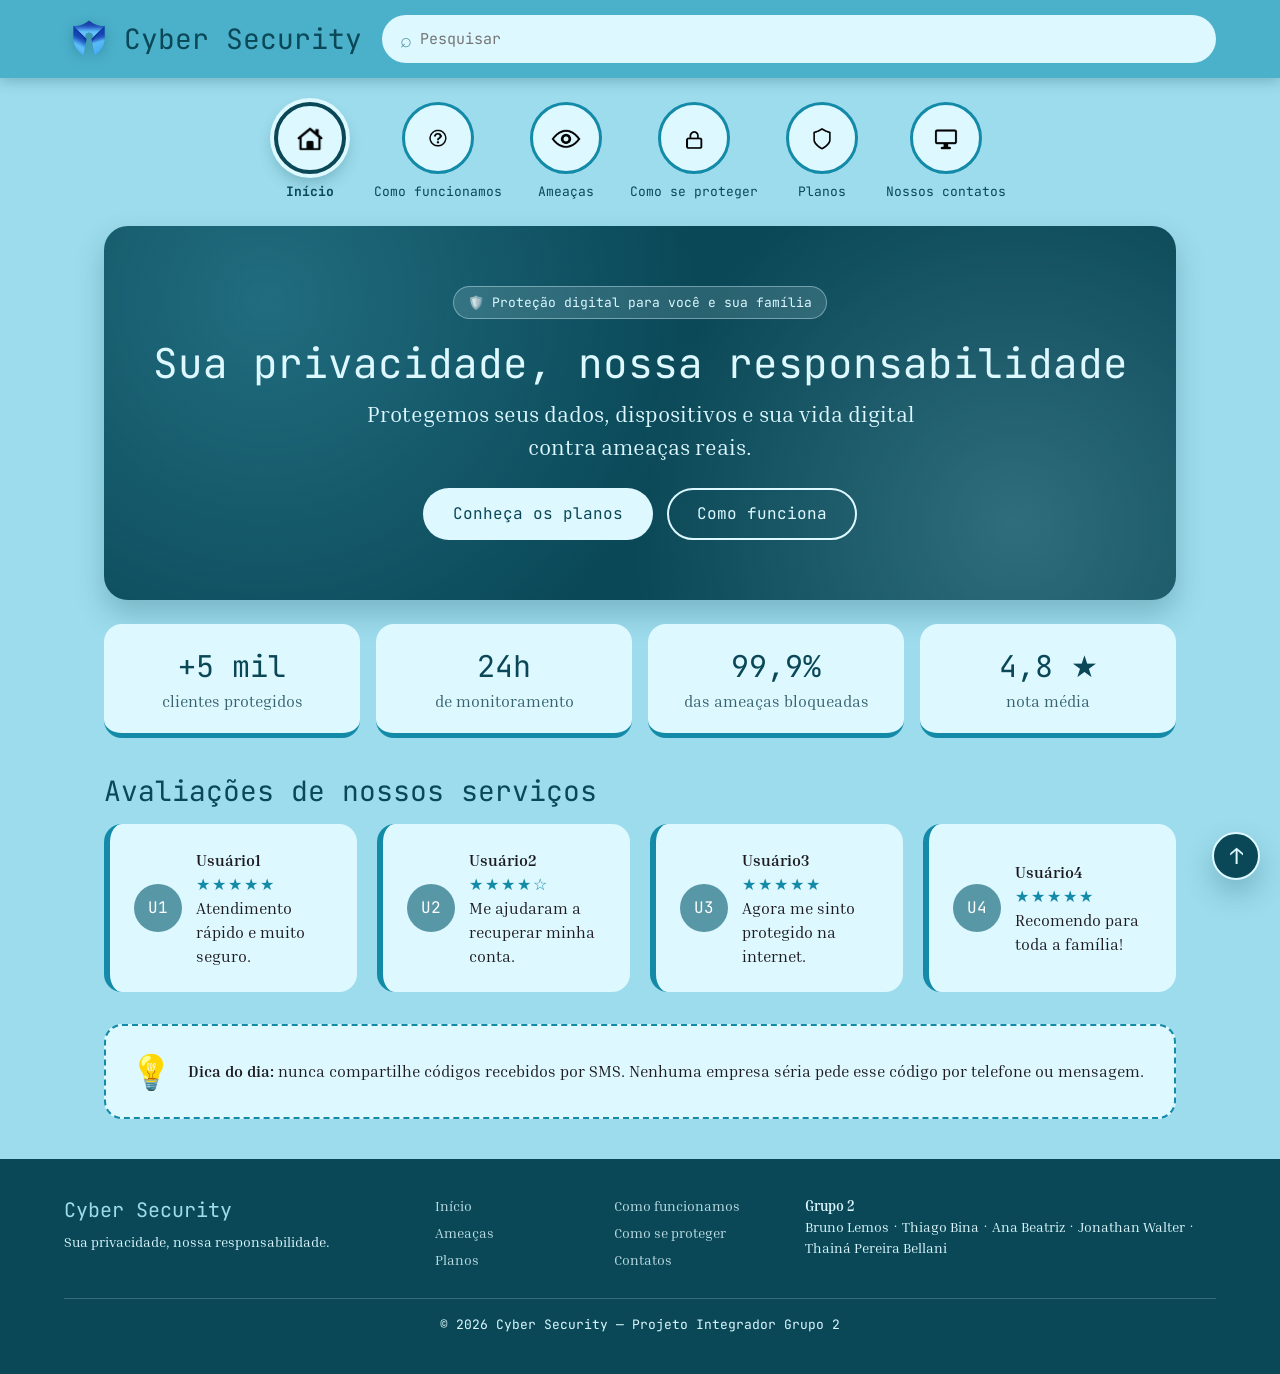
<file: index.html>
<!DOCTYPE html>
<html lang="pt-BR">

<head>
  <meta charset="utf-8">
  <meta name="viewport" content="width=device-width, initial-scale=1">
  <title>Cyber Security — Sua privacidade, nossa responsabilidade</title>
  <meta name="description"
    content="Cyber Security: conheça ameaças digitais, aprenda a se proteger e escolha seu plano.">
  <meta name="theme-color" content="#4BB0CA">
  <link rel="icon" type="image/png" href="img/logo-escudo.png">
  <link rel="preconnect" href="https://fonts.googleapis.com">
  <link rel="preconnect" href="https://fonts.gstatic.com" crossorigin>
  <link
    href="https://fonts.googleapis.com/css2?family=Inria+Serif:wght@400;700&family=JetBrains+Mono:wght@400;700&display=swap"
    rel="stylesheet">
  <link rel="stylesheet" href="CSS/style.css">
</head>

<body>




  <!-- Atalho para quem navega pelo teclado -->
  <a class="skip-link" href="#conteudo">Pular para o conteúdo</a>

  <!-- Checkbox que abre/fecha o menu no celular (sem JavaScript) -->
  <input type="checkbox" id="menu-toggle" aria-label="Abrir menu">

  <header>
    <a class="logo" href="index.html">
      <img src="img/logo-escudo.png" alt="" width="50" height="50">
      Cyber Security
    </a>

    <label class="search">
      <span class="sr-only">Pesquisar no site</span>
      <span class="search-icon" aria-hidden="true">⌕</span>
      <input type="search" placeholder="Pesquisar">
    </label>

    <label for="menu-toggle" class="menu-btn">
      <span class="menu-open">☰ Menu</span>
      <span class="menu-close">✕ Fechar</span>
    </label>
  </header>

  <nav class="icons" aria-label="Navegação principal">
    <a href="index.html"><i><img src="img/inicio.png" alt="" width="30" height="30"></i>Início</a>
    <a href="funcionamos.html"><i><img src="img/duvida.png" alt="" width="40" height="34"></i>Como funcionamos</a>
    <a href="ameacas.html"><i><img src="img/olho.png" alt="" width="40" height="34"></i>Ameaças</a>
    <a href="proteger.html"><i><img src="img/cadeado.png" alt="" width="36" height="30"></i>Como se proteger</a>
    <a href="planos.html"><i><img src="img/plano.png" alt="" width="34" height="34"></i>Planos</a>
    <a href="contatos.html"><i><img src="img/contatos.png" alt="" width="40" height="31"></i>Nossos contatos</a>
  </nav>

  <main id="conteudo">

    <!-- ============ INÍCIO ============ -->
    <section id="inicio" class="page">
      <div class="hero">
        <span class="tag">🛡️ Proteção digital para você e sua família</span>
        <h1>Sua privacidade, nossa responsabilidade</h1>
        <p>Protegemos seus dados, dispositivos e sua vida digital contra ameaças reais.</p>
        <div class="hero-actions">
          <a class="btn" href="planos.html">Conheça os planos</a>
          <a class="btn btn-outline" href="funcionamos.html">Como funciona</a>
        </div>
      </div>

      <ul class="stats">
        <li><strong>+5 mil</strong><span>clientes protegidos</span></li>
        <li><strong>24h</strong><span>de monitoramento</span></li>
        <li><strong>99,9%</strong><span>das ameaças bloqueadas</span></li>
        <li><strong>4,8 ★</strong><span>nota média</span></li>
      </ul>

      <div class="reviews">
        <h2>Avaliações de nossos serviços</h2>
        <div class="grid">
          <article class="card review">
            <div class="avatar" aria-hidden="true">U1</div>
            <div><b>Usuário1</b>
              <div class="stars" aria-label="5 de 5 estrelas">★★★★★</div>
              <p>Atendimento rápido e muito seguro.</p>
            </div>
          </article>
          <article class="card review">
            <div class="avatar" aria-hidden="true">U2</div>
            <div><b>Usuário2</b>
              <div class="stars" aria-label="4 de 5 estrelas">★★★★☆</div>
              <p>Me ajudaram a recuperar minha conta.</p>
            </div>
          </article>
          <article class="card review">
            <div class="avatar" aria-hidden="true">U3</div>
            <div><b>Usuário3</b>
              <div class="stars" aria-label="5 de 5 estrelas">★★★★★</div>
              <p>Agora me sinto protegido na internet.</p>
            </div>
          </article>
          <article class="card review">
            <div class="avatar" aria-hidden="true">U4</div>
            <div><b>Usuário4</b>
              <div class="stars" aria-label="5 de 5 estrelas">★★★★★</div>
              <p>Recomendo para toda a família!</p>
            </div>
          </article>
        </div>
      </div>

      <aside class="tip">
        <span class="tip-icon" aria-hidden="true">💡</span>
        <p><b>Dica do dia:</b> nunca compartilhe códigos recebidos por SMS. Nenhuma empresa séria pede esse código por
          telefone ou mensagem.</p>
      </aside>
      <a class="to-top" href="index.html" aria-label="Voltar ao topo">↑</a>
    </section>
</main>

  <footer>
    <div class="footer-grid">
      <div>
        <p class="footer-logo">Cyber Security</p>
        <p>Sua privacidade, nossa responsabilidade.</p>
      </div>
      <nav aria-label="Links do rodapé">
        <a href="index.html">Início</a>
        <a href="funcionamos.html">Como funcionamos</a>
        <a href="ameacas.html">Ameaças</a>
        <a href="proteger.html">Como se proteger</a>
        <a href="planos.html">Planos</a>
        <a href="contatos.html">Contatos</a>
      </nav>
      <div>
        <p><b>Grupo 2</b></p>
        <p>Bruno Lemos · Thiago Bina · Ana Beatriz · Jonathan Walter · Thainá Pereira Bellani</p>
      </div>
    </div>
    <p class="copy">© 2026 Cyber Security — Projeto Integrador Grupo 2</p>
  </footer>

<script src="search.js"></script>
</body>

</html>
</file>
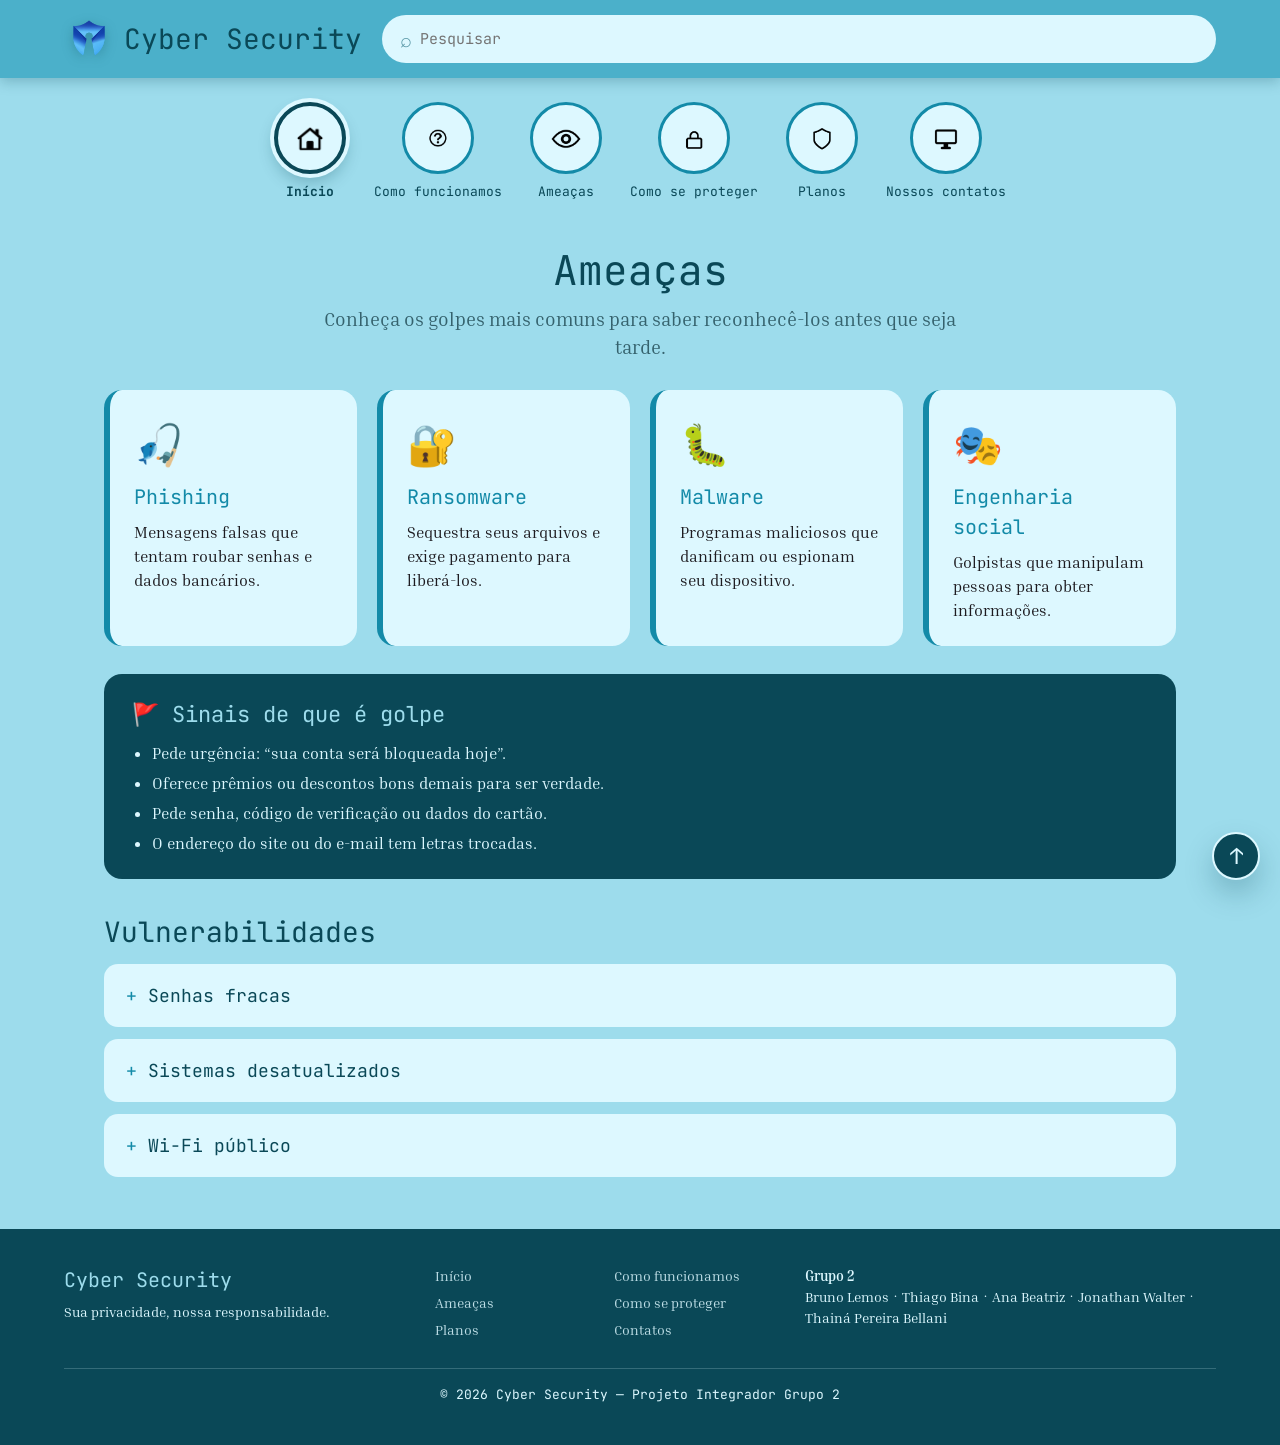
<file: ameacas.html>
<!DOCTYPE html>
<html lang="pt-BR">

<head>
  <meta charset="utf-8">
  <meta name="viewport" content="width=device-width, initial-scale=1">
  <title>Cyber Security — Sua privacidade, nossa responsabilidade</title>
  <meta name="description"
    content="Cyber Security: conheça ameaças digitais, aprenda a se proteger e escolha seu plano.">
  <meta name="theme-color" content="#4BB0CA">
  <link rel="icon" type="image/png" href="img/logo-escudo.png">
  <link rel="preconnect" href="https://fonts.googleapis.com">
  <link rel="preconnect" href="https://fonts.gstatic.com" crossorigin>
  <link
    href="https://fonts.googleapis.com/css2?family=Inria+Serif:wght@400;700&family=JetBrains+Mono:wght@400;700&display=swap"
    rel="stylesheet">
  <link rel="stylesheet" href="CSS/style.css">
</head>

<body>



  <!-- Atalho para quem navega pelo teclado -->
  <a class="skip-link" href="#conteudo">Pular para o conteúdo</a>

  <!-- Checkbox que abre/fecha o menu no celular (sem JavaScript) -->
  <input type="checkbox" id="menu-toggle" aria-label="Abrir menu">

  <header>
    <a class="logo" href="index.html">
      <img src="img/logo-escudo.png" alt="" width="50" height="50">
      Cyber Security
    </a>

    <label class="search">
      <span class="sr-only">Pesquisar no site</span>
      <span class="search-icon" aria-hidden="true">⌕</span>
      <input type="search" placeholder="Pesquisar">
    </label>

    <label for="menu-toggle" class="menu-btn">
      <span class="menu-open">☰ Menu</span>
      <span class="menu-close">✕ Fechar</span>
    </label>
  </header>

  <nav class="icons" aria-label="Navegação principal">
    <a href="index.html"><i><img src="img/inicio.png" alt="" width="30" height="30"></i>Início</a>
    <a href="funcionamos.html"><i><img src="img/duvida.png" alt="" width="40" height="34"></i>Como funcionamos</a>
    <a href="ameacas.html"><i><img src="img/olho.png" alt="" width="40" height="34"></i>Ameaças</a>
    <a href="proteger.html"><i><img src="img/cadeado.png" alt="" width="36" height="30"></i>Como se proteger</a>
    <a href="planos.html"><i><img src="img/plano.png" alt="" width="34" height="34"></i>Planos</a>
    <a href="contatos.html"><i><img src="img/contatos.png" alt="" width="40" height="31"></i>Nossos contatos</a>
  </nav>

  <main id="conteudo">

    <!-- ============ AMEAÇAS ============ -->
    <section id="ameacas" class="page">
      <h1>Ameaças</h1>
      <p class="lead">Conheça os golpes mais comuns para saber reconhecê-los antes que seja tarde.</p>
      <div class="grid">
        <article class="card">
          <div class="emoji" aria-hidden="true">🎣</div>
          <h3>Phishing</h3>
          <p>Mensagens falsas que tentam roubar senhas e dados bancários.</p>
        </article>
        <article class="card">
          <div class="emoji" aria-hidden="true">🔐</div>
          <h3>Ransomware</h3>
          <p>Sequestra seus arquivos e exige pagamento para liberá-los.</p>
        </article>
        <article class="card">
          <div class="emoji" aria-hidden="true">🐛</div>
          <h3>Malware</h3>
          <p>Programas maliciosos que danificam ou espionam seu dispositivo.</p>
        </article>
        <article class="card">
          <div class="emoji" aria-hidden="true">🎭</div>
          <h3>Engenharia social</h3>
          <p>Golpistas que manipulam pessoas para obter informações.</p>
        </article>
      </div>

      <div class="alert">
        <h3>🚩 Sinais de que é golpe</h3>
        <ul>
          <li>Pede urgência: “sua conta será bloqueada hoje”.</li>
          <li>Oferece prêmios ou descontos bons demais para ser verdade.</li>
          <li>Pede senha, código de verificação ou dados do cartão.</li>
          <li>O endereço do site ou do e-mail tem letras trocadas.</li>
        </ul>
      </div>

      <h2>Vulnerabilidades</h2>
      <details>
        <summary>Senhas fracas</summary>
        <p>Senhas curtas ou repetidas são fáceis de descobrir.</p>
      </details>
      <details>
        <summary>Sistemas desatualizados</summary>
        <p>Atualizações corrigem falhas exploradas por invasores.</p>
      </details>
      <details>
        <summary>Wi‑Fi público</summary>
        <p>Redes abertas permitem que terceiros interceptem seus dados.</p>
      </details>
      <a class="to-top" href="#ameacas" aria-label="Voltar ao topo">↑</a>
    </section>

  </main>

    <footer>
    <div class="footer-grid">
      <div>
        <p class="footer-logo">Cyber Security</p>
        <p>Sua privacidade, nossa responsabilidade.</p>
      </div>
      <nav aria-label="Links do rodapé">
        <a href="index.html">Início</a>
        <a href="funcionamos.html">Como funcionamos</a>
        <a href="ameacas.html">Ameaças</a>
        <a href="proteger.html">Como se proteger</a>
        <a href="planos.html">Planos</a>
        <a href="contatos.html">Contatos</a>
      </nav>
      <div>
        <p><b>Grupo 2</b></p>
        <p>Bruno Lemos · Thiago Bina · Ana Beatriz · Jonathan Walter · Thainá Pereira Bellani</p>
      </div>
    </div>
    <p class="copy">© 2026 Cyber Security — Projeto Integrador Grupo 2</p>
  </footer>
<script src="search.js"></script>
</body>

</html>
</file>
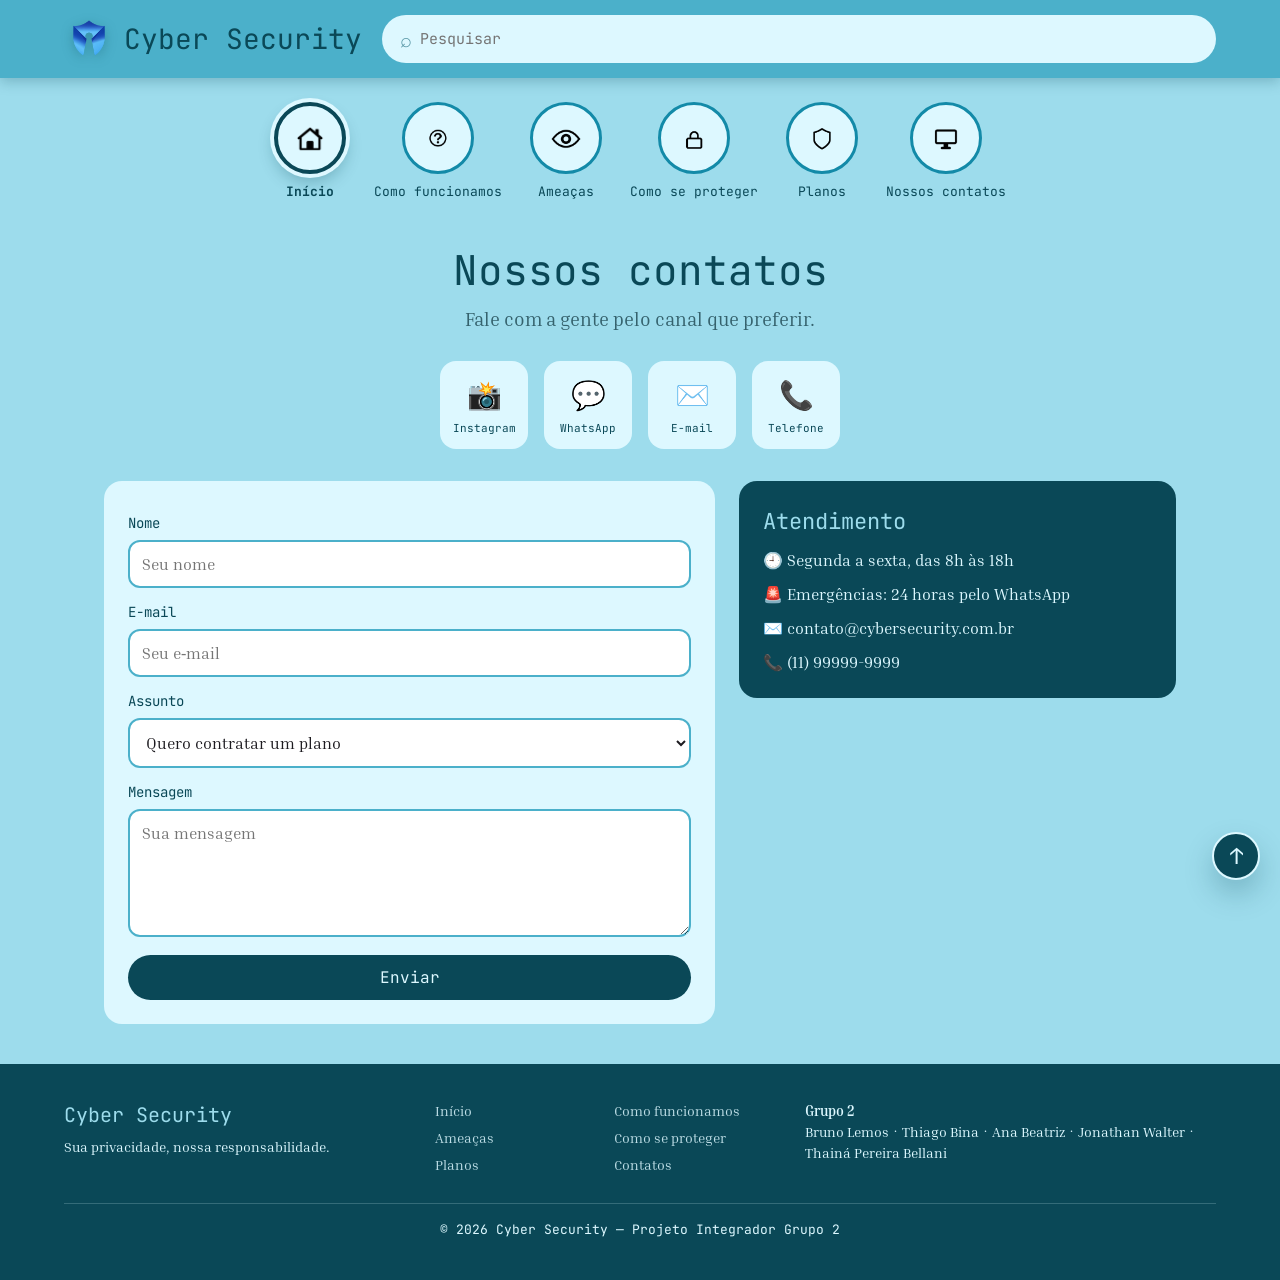
<file: contatos.html>
<!DOCTYPE html>
<html lang="pt-BR">

<head>
  <meta charset="utf-8">
  <meta name="viewport" content="width=device-width, initial-scale=1">
  <title>Cyber Security — Sua privacidade, nossa responsabilidade</title>
  <meta name="description"
    content="Cyber Security: conheça ameaças digitais, aprenda a se proteger e escolha seu plano.">
  <meta name="theme-color" content="#4BB0CA">
  <link rel="icon" type="image/png" href="img/logo-escudo.png">
  <link rel="preconnect" href="https://fonts.googleapis.com">
  <link rel="preconnect" href="https://fonts.gstatic.com" crossorigin>
  <link
    href="https://fonts.googleapis.com/css2?family=Inria+Serif:wght@400;700&family=JetBrains+Mono:wght@400;700&display=swap"
    rel="stylesheet">
  <link rel="stylesheet" href="CSS/style.css">
</head>

<body>



  <!-- Atalho para quem navega pelo teclado -->
  <a class="skip-link" href="#conteudo">Pular para o conteúdo</a>

  <!-- Checkbox que abre/fecha o menu no celular (sem JavaScript) -->
  <input type="checkbox" id="menu-toggle" aria-label="Abrir menu">

  <header>
    <a class="logo" href="index.html">
      <img src="img/logo-escudo.png" alt="" width="50" height="50">
      Cyber Security
    </a>

    <label class="search">
      <span class="sr-only">Pesquisar no site</span>
      <span class="search-icon" aria-hidden="true">⌕</span>
      <input type="search" placeholder="Pesquisar">
    </label>

    <label for="menu-toggle" class="menu-btn">
      <span class="menu-open">☰ Menu</span>
      <span class="menu-close">✕ Fechar</span>
    </label>
  </header>

  <nav class="icons" aria-label="Navegação principal">
    <a href="index.html"><i><img src="img/inicio.png" alt="" width="30" height="30"></i>Início</a>
    <a href="funcionamos.html"><i><img src="img/duvida.png" alt="" width="40" height="34"></i>Como funcionamos</a>
    <a href="ameacas.html"><i><img src="img/olho.png" alt="" width="40" height="34"></i>Ameaças</a>
    <a href="proteger.html"><i><img src="img/cadeado.png" alt="" width="36" height="30"></i>Como se proteger</a>
    <a href="planos.html"><i><img src="img/plano.png" alt="" width="34" height="34"></i>Planos</a>
    <a href="contatos.html"><i><img src="img/contatos.png" alt="" width="40" height="31"></i>Nossos contatos</a>
  </nav>

  <main id="conteudo">
     <!-- ============ CONTATOS ============ -->
    <section id="contatos" class="page">
      <h1>Nossos contatos</h1>
      <p class="lead center">Fale com a gente pelo canal que preferir.</p>
      <div class="social">
        <a href="https://instagram.com" target="_blank" rel="noopener" title="Instagram">
          <span aria-hidden="true">📸</span><small>Instagram</small></a>
        <a href="https://wa.me/5511999999999" target="_blank" rel="noopener" title="WhatsApp">
          <span aria-hidden="true">💬</span><small>WhatsApp</small></a>
        <a href="mailto:contato@cybersecurity.com.br" title="E‑mail">
          <span aria-hidden="true">✉️</span><small>E‑mail</small></a>
        <a href="tel:+5511999999999" title="Telefone">
          <span aria-hidden="true">📞</span><small>Telefone</small></a>
      </div>

      <div class="contact-wrap">
        <form action="mailto:contato@cybersecurity.com.br" method="post" enctype="text/plain">
          <label for="nome">Nome</label>
          <input id="nome" name="nome" type="text" placeholder="Seu nome" autocomplete="name" required>

          <label for="email">E‑mail</label>
          <input id="email" name="email" type="email" placeholder="Seu e‑mail" autocomplete="email" required>

          <label for="assunto">Assunto</label>
          <select id="assunto" name="assunto">
            <option>Quero contratar um plano</option>
            <option>Fui vítima de um golpe</option>
            <option>Dúvida sobre segurança</option>
            <option>Outro assunto</option>
          </select>

          <label for="mensagem">Mensagem</label>
          <textarea id="mensagem" name="mensagem" rows="5" placeholder="Sua mensagem"></textarea>

          <button type="submit">Enviar</button>
        </form>

        <div class="contact-info">
          <h3>Atendimento</h3>
          <p>🕘 Segunda a sexta, das 8h às 18h</p>
          <p>🚨 Emergências: 24 horas pelo WhatsApp</p>
          <p>✉️ contato@cybersecurity.com.br</p>
          <p>📞 (11) 99999-9999</p>
        </div>
      </div>
      <a class="to-top" href="#contatos" aria-label="Voltar ao topo">↑</a>
    </section>
    
  </main>

  <footer>
    <div class="footer-grid">
      <div>
        <p class="footer-logo">Cyber Security</p>
        <p>Sua privacidade, nossa responsabilidade.</p>
      </div>
      <nav aria-label="Links do rodapé">
        <a href="index.html">Início</a>
        <a href="funcionamos.html">Como funcionamos</a>
        <a href="ameacas.html">Ameaças</a>
        <a href="proteger.html">Como se proteger</a>
        <a href="planos.html">Planos</a>
        <a href="contatos.html">Contatos</a>
      </nav>
      <div>
        <p><b>Grupo 2</b></p>
        <p>Bruno Lemos · Thiago Bina · Ana Beatriz · Jonathan Walter · Thainá Pereira Bellani</p>
      </div>
    </div>
    <p class="copy">© 2026 Cyber Security — Projeto Integrador Grupo 2</p>
  </footer>
<script src="search.js"></script>
</body>

</html>
</file>
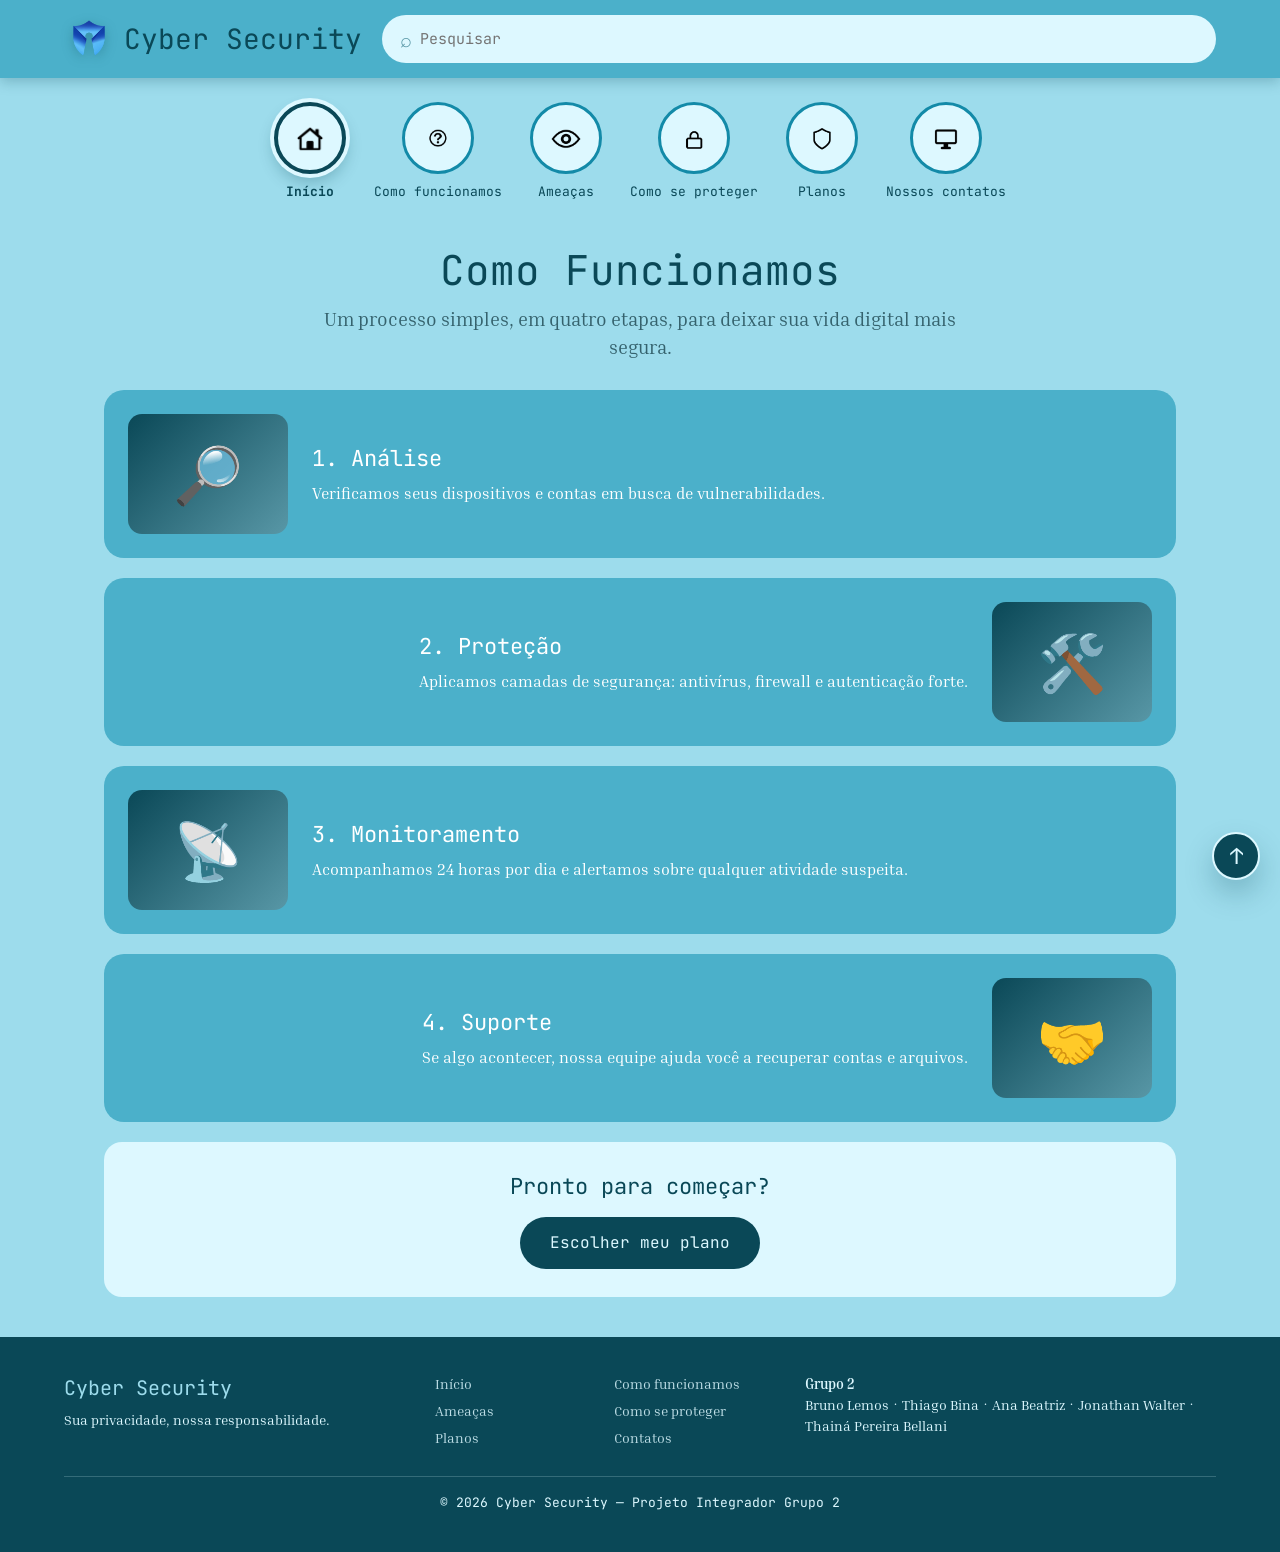
<file: funcionamos.html>
<!DOCTYPE html>
<html lang="pt-BR">

<head>
  <meta charset="utf-8">
  <meta name="viewport" content="width=device-width, initial-scale=1">
  <title>Cyber Security — Sua privacidade, nossa responsabilidade</title>
  <meta name="description"
    content="Cyber Security: conheça ameaças digitais, aprenda a se proteger e escolha seu plano.">
  <meta name="theme-color" content="#4BB0CA">
  <link rel="icon" type="image/png" href="img/logo-escudo.png">
  <link rel="preconnect" href="https://fonts.googleapis.com">
  <link rel="preconnect" href="https://fonts.gstatic.com" crossorigin>
  <link
    href="https://fonts.googleapis.com/css2?family=Inria+Serif:wght@400;700&family=JetBrains+Mono:wght@400;700&display=swap"
    rel="stylesheet">
  <link rel="stylesheet" href="CSS/style.css">
</head>

<body>



  <!-- Atalho para quem navega pelo teclado -->
  <a class="skip-link" href="#conteudo">Pular para o conteúdo</a>

  <!-- Checkbox que abre/fecha o menu no celular (sem JavaScript) -->
  <input type="checkbox" id="menu-toggle" aria-label="Abrir menu">

  <header>
    <a class="logo" href="index.html">
      <img src="img/logo-escudo.png" alt="" width="50" height="50">
      Cyber Security
    </a>

    <label class="search">
      <span class="sr-only">Pesquisar no site</span>
      <span class="search-icon" aria-hidden="true">⌕</span>
      <input type="search" placeholder="Pesquisar">
    </label>

    <label for="menu-toggle" class="menu-btn">
      <span class="menu-open">☰ Menu</span>
      <span class="menu-close">✕ Fechar</span>
    </label>
  </header>

  <nav class="icons" aria-label="Navegação principal">
    <a href="index.html"><i><img src="img/inicio.png" alt="" width="30" height="30"></i>Início</a>
    <a href="funcionamos.html"><i><img src="img/duvida.png" alt="" width="40" height="34"></i>Como funcionamos</a>
    <a href="ameacas.html"><i><img src="img/olho.png" alt="" width="40" height="34"></i>Ameaças</a>
    <a href="proteger.html"><i><img src="img/cadeado.png" alt="" width="36" height="30"></i>Como se proteger</a>
    <a href="planos.html"><i><img src="img/plano.png" alt="" width="34" height="34"></i>Planos</a>
    <a href="contatos.html"><i><img src="img/contatos.png" alt="" width="40" height="31"></i>Nossos contatos</a>
  </nav>

  <main id="conteudo">
    <!-- ============ COMO FUNCIONAMOS ============ -->
    <section id="funcionamos" class="page">
      <h1>Como Funcionamos</h1>
      <p class="lead">Um processo simples, em quatro etapas, para deixar sua vida digital mais segura.</p>
      <div class="steps">
        <div class="row">
          <div class="pic" aria-hidden="true">🔎</div>
          <div>
            <h3>1. Análise</h3>
            <p>Verificamos seus dispositivos e contas em busca de vulnerabilidades.</p>
          </div>
        </div>
        <div class="row">
          <div class="pic" aria-hidden="true">🛠️</div>
          <div>
            <h3>2. Proteção</h3>
            <p>Aplicamos camadas de segurança: antivírus, firewall e autenticação forte.</p>
          </div>
        </div>
        <div class="row">
          <div class="pic" aria-hidden="true">📡</div>
          <div>
            <h3>3. Monitoramento</h3>
            <p>Acompanhamos 24 horas por dia e alertamos sobre qualquer atividade suspeita.</p>
          </div>
        </div>
        <div class="row">
          <div class="pic" aria-hidden="true">🤝</div>
          <div>
            <h3>4. Suporte</h3>
            <p>Se algo acontecer, nossa equipe ajuda você a recuperar contas e arquivos.</p>
          </div>
        </div>
      </div>
      <div class="cta">
        <p>Pronto para começar?</p>
        <a class="btn" href="planos.html">Escolher meu plano</a>
      </div>
      <a class="to-top" href="funcionamos.html" aria-label="Voltar ao topo">↑</a>
    </section>

  </main>

    <footer>
    <div class="footer-grid">
      <div>
        <p class="footer-logo">Cyber Security</p>
        <p>Sua privacidade, nossa responsabilidade.</p>
      </div>
      <nav aria-label="Links do rodapé">
        <a href="index.html">Início</a>
        <a href="funcionamos.html">Como funcionamos</a>
        <a href="ameacas.html">Ameaças</a>
        <a href="proteger.html">Como se proteger</a>
        <a href="planos.html">Planos</a>
        <a href="contatos.html">Contatos</a>
      </nav>
      <div>
        <p><b>Grupo 2</b></p>
        <p>Bruno Lemos · Thiago Bina · Ana Beatriz · Jonathan Walter · Thainá Pereira Bellani</p>
      </div>
    </div>
    <p class="copy">© 2026 Cyber Security — Projeto Integrador Grupo 2</p>
  </footer>

</body>

</html>
</file>
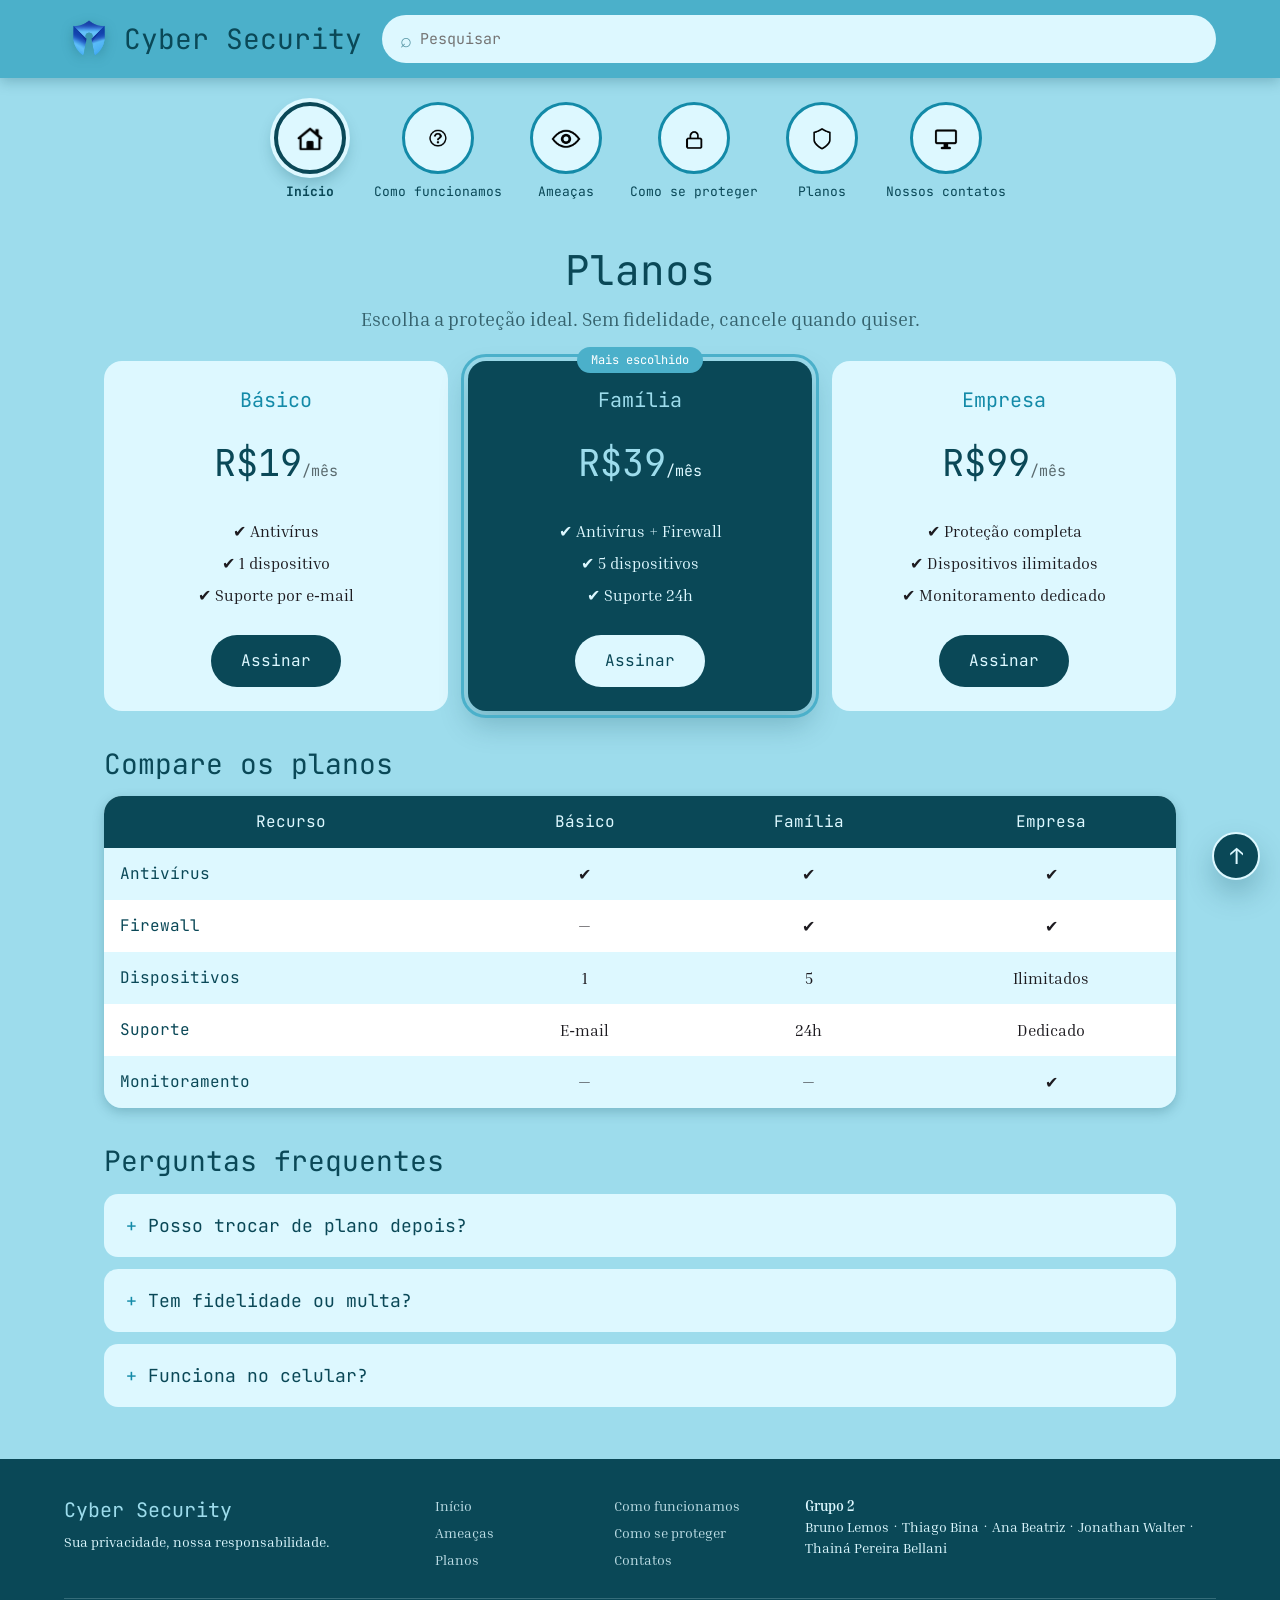
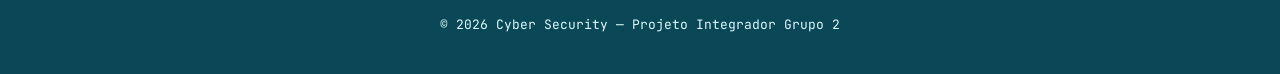
<file: planos.html>
<!DOCTYPE html>
<html lang="pt-BR">

<head>
  <meta charset="utf-8">
  <meta name="viewport" content="width=device-width, initial-scale=1">
  <title>Cyber Security — Sua privacidade, nossa responsabilidade</title>
  <meta name="description"
    content="Cyber Security: conheça ameaças digitais, aprenda a se proteger e escolha seu plano.">
  <meta name="theme-color" content="#4BB0CA">
  <link rel="icon" type="image/png" href="img/logo-escudo.png">
  <link rel="preconnect" href="https://fonts.googleapis.com">
  <link rel="preconnect" href="https://fonts.gstatic.com" crossorigin>
  <link
    href="https://fonts.googleapis.com/css2?family=Inria+Serif:wght@400;700&family=JetBrains+Mono:wght@400;700&display=swap"
    rel="stylesheet">
  <link rel="stylesheet" href="CSS/style.css">
</head>

<body>




  <!-- Atalho para quem navega pelo teclado -->
  <a class="skip-link" href="#conteudo">Pular para o conteúdo</a>

  <!-- Checkbox que abre/fecha o menu no celular (sem JavaScript) -->
  <input type="checkbox" id="menu-toggle" aria-label="Abrir menu">

  <header>
    <a class="logo" href="index.html">
      <img src="img/logo-escudo.png" alt="" width="50" height="50">
      Cyber Security
    </a>

    <label class="search">
      <span class="sr-only">Pesquisar no site</span>
      <span class="search-icon" aria-hidden="true">⌕</span>
      <input type="search" placeholder="Pesquisar">
    </label>

    <label for="menu-toggle" class="menu-btn">
      <span class="menu-open">☰ Menu</span>
      <span class="menu-close">✕ Fechar</span>
    </label>
  </header>

  <nav class="icons" aria-label="Navegação principal">
    <a href="index.html"><i><img src="img/inicio.png" alt="" width="30" height="30"></i>Início</a>
    <a href="funcionamos.html"><i><img src="img/duvida.png" alt="" width="40" height="34"></i>Como funcionamos</a>
    <a href="ameacas.html"><i><img src="img/olho.png" alt="" width="40" height="34"></i>Ameaças</a>
    <a href="proteger.html"><i><img src="img/cadeado.png" alt="" width="36" height="30"></i>Como se proteger</a>
    <a href="planos.html"><i><img src="img/plano.png" alt="" width="34" height="34"></i>Planos</a>
    <a href="contatos.html"><i><img src="img/contatos.png" alt="" width="40" height="31"></i>Nossos contatos</a>
  </nav>

  <main id="conteudo">

     <!-- ============ PLANOS ============ -->
    <section id="planos" class="page plans">
      <h1>Planos</h1>
      <p class="lead">Escolha a proteção ideal. Sem fidelidade, cancele quando quiser.</p>
      <div class="grid">
        <article class="card">
          <h3>Básico</h3>
          <div class="price">R$19<small>/mês</small></div>
          <ul>
            <li>✔ Antivírus</li>
            <li>✔ 1 dispositivo</li>
            <li>✔ Suporte por e‑mail</li>
          </ul>
          <a class="btn" href="#contatos">Assinar</a>
        </article>
        <article class="card featured">
          <span class="badge">Mais escolhido</span>
          <h3>Família</h3>
          <div class="price">R$39<small>/mês</small></div>
          <ul>
            <li>✔ Antivírus + Firewall</li>
            <li>✔ 5 dispositivos</li>
            <li>✔ Suporte 24h</li>
          </ul>
          <a class="btn" href="#contatos">Assinar</a>
        </article>
        <article class="card">
          <h3>Empresa</h3>
          <div class="price">R$99<small>/mês</small></div>
          <ul>
            <li>✔ Proteção completa</li>
            <li>✔ Dispositivos ilimitados</li>
            <li>✔ Monitoramento dedicado</li>
          </ul>
          <a class="btn" href="#contatos">Assinar</a>
        </article>
      </div>

      <h2>Compare os planos</h2>
      <div class="table-wrap">
        <table>
          <thead>
            <tr>
              <th scope="col">Recurso</th>
              <th scope="col">Básico</th>
              <th scope="col">Família</th>
              <th scope="col">Empresa</th>
            </tr>
          </thead>
          <tbody>
            <tr>
              <th scope="row">Antivírus</th>
              <td>✔</td>
              <td>✔</td>
              <td>✔</td>
            </tr>
            <tr>
              <th scope="row">Firewall</th>
              <td>—</td>
              <td>✔</td>
              <td>✔</td>
            </tr>
            <tr>
              <th scope="row">Dispositivos</th>
              <td>1</td>
              <td>5</td>
              <td>Ilimitados</td>
            </tr>
            <tr>
              <th scope="row">Suporte</th>
              <td>E‑mail</td>
              <td>24h</td>
              <td>Dedicado</td>
            </tr>
            <tr>
              <th scope="row">Monitoramento</th>
              <td>—</td>
              <td>—</td>
              <td>✔</td>
            </tr>
          </tbody>
        </table>
      </div>

      <h2>Perguntas frequentes</h2>
      <details>
        <summary>Posso trocar de plano depois?</summary>
        <p>Sim. Você pode mudar para outro plano a qualquer momento.</p>
      </details>
      <details>
        <summary>Tem fidelidade ou multa?</summary>
        <p>Não. Você cancela quando quiser, sem multa.</p>
      </details>
      <details>
        <summary>Funciona no celular?</summary>
        <p>Sim, todos os planos protegem computadores, celulares e tablets.</p>
      </details>
      <a class="to-top" href="#planos" aria-label="Voltar ao topo">↑</a>
    </section>

  </main>

    <footer>
    <div class="footer-grid">
      <div>
        <p class="footer-logo">Cyber Security</p>
        <p>Sua privacidade, nossa responsabilidade.</p>
      </div>
      <nav aria-label="Links do rodapé">
        <a href="index.html">Início</a>
        <a href="funcionamos.html">Como funcionamos</a>
        <a href="ameacas.html">Ameaças</a>
        <a href="proteger.html">Como se proteger</a>
        <a href="planos.html">Planos</a>
        <a href="contatos.html">Contatos</a>
      </nav>
      <div>
        <p><b>Grupo 2</b></p>
        <p>Bruno Lemos · Thiago Bina · Ana Beatriz · Jonathan Walter · Thainá Pereira Bellani</p>
      </div>
    </div>
    <p class="copy">© 2026 Cyber Security — Projeto Integrador Grupo 2</p>
  </footer>
<script src="search.js"></script>
</body>

</html>
</file>
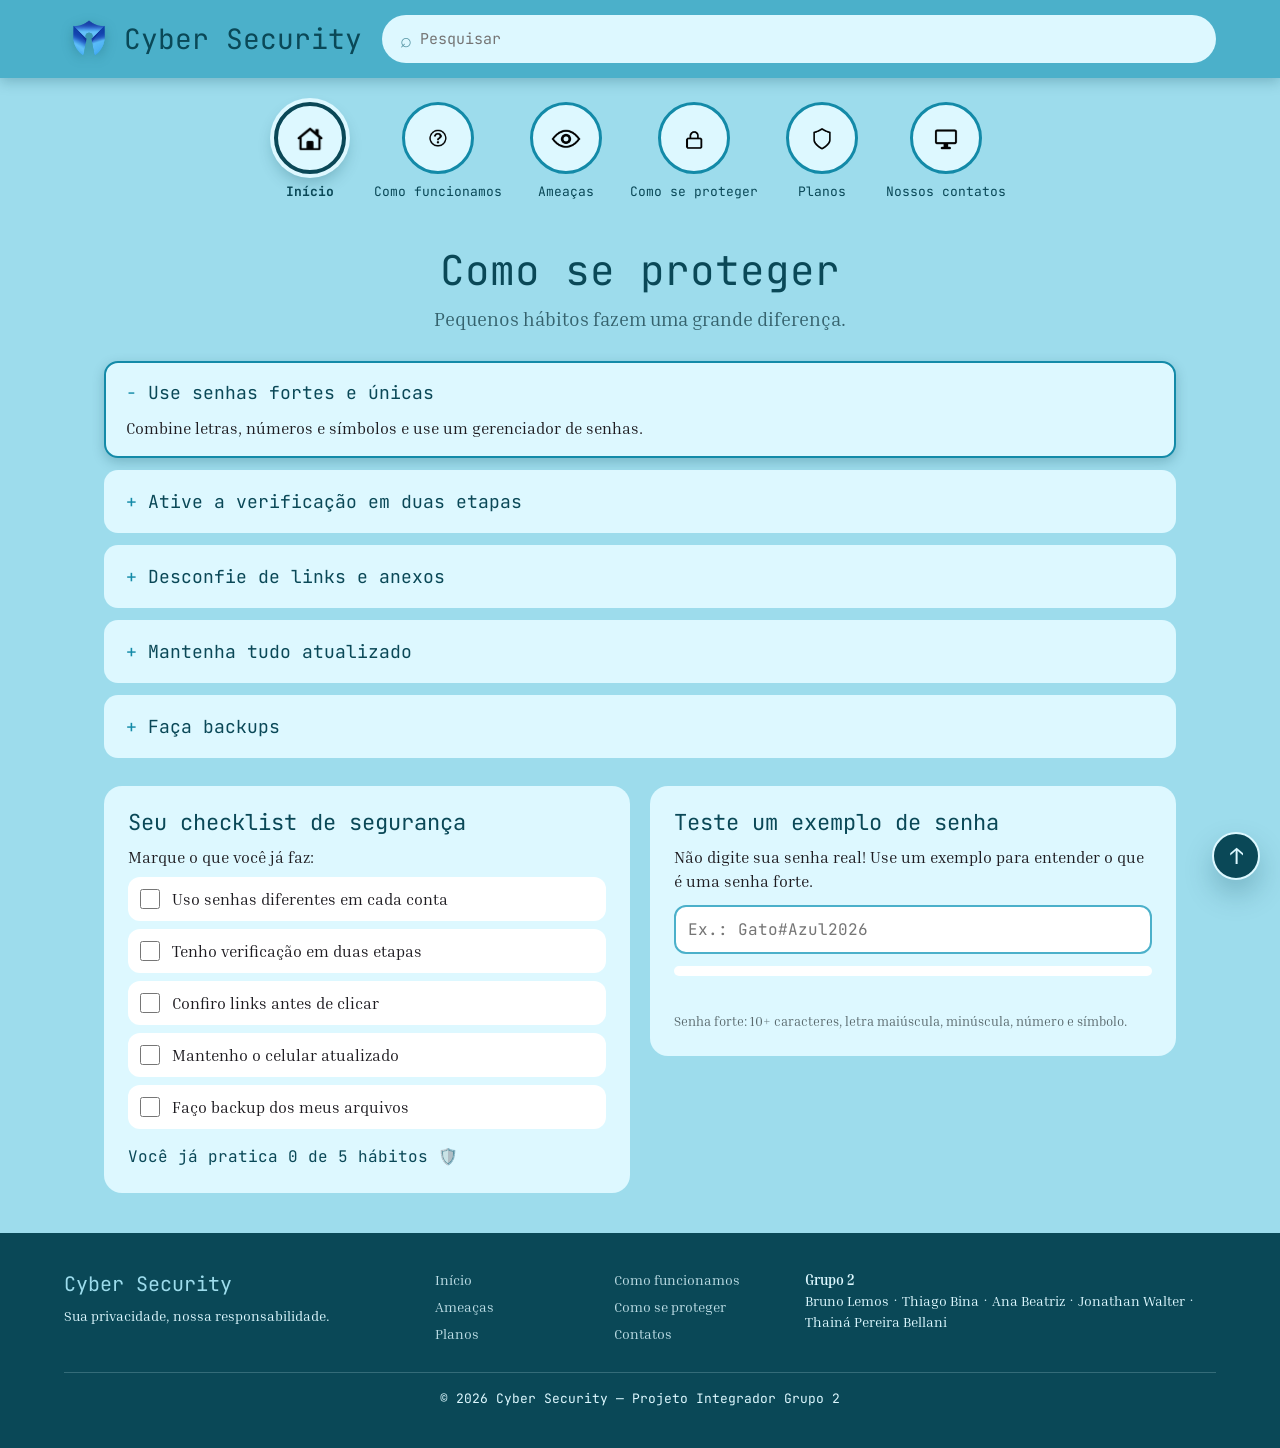
<file: proteger.html>
<!DOCTYPE html>
<html lang="pt-BR">

<head>
  <meta charset="utf-8">
  <meta name="viewport" content="width=device-width, initial-scale=1">
  <title>Cyber Security — Sua privacidade, nossa responsabilidade</title>
  <meta name="description"
    content="Cyber Security: conheça ameaças digitais, aprenda a se proteger e escolha seu plano.">
  <meta name="theme-color" content="#4BB0CA">
  <link rel="icon" type="image/png" href="img/logo-escudo.png">
  <link rel="preconnect" href="https://fonts.googleapis.com">
  <link rel="preconnect" href="https://fonts.gstatic.com" crossorigin>
  <link
    href="https://fonts.googleapis.com/css2?family=Inria+Serif:wght@400;700&family=JetBrains+Mono:wght@400;700&display=swap"
    rel="stylesheet">
  <link rel="stylesheet" href="CSS/style.css">
</head>

<body>

  <!-- Atalho para quem navega pelo teclado -->
  <a class="skip-link" href="#conteudo">Pular para o conteúdo</a>

  <!-- Checkbox que abre/fecha o menu no celular (sem JavaScript) -->
  <input type="checkbox" id="menu-toggle" aria-label="Abrir menu">

  <header>
    <a class="logo" href="index.html">
      <img src="img/logo-escudo.png" alt="" width="50" height="50">
      Cyber Security
    </a>

    <label class="search">
      <span class="sr-only">Pesquisar no site</span>
      <span class="search-icon" aria-hidden="true">⌕</span>
      <input type="search" placeholder="Pesquisar">
    </label>

    <label for="menu-toggle" class="menu-btn">
      <span class="menu-open">☰ Menu</span>
      <span class="menu-close">✕ Fechar</span>
    </label>
  </header>

  <nav class="icons" aria-label="Navegação principal">
    <a href="index.html"><i><img src="img/inicio.png" alt="" width="30" height="30"></i>Início</a>
    <a href="funcionamos.html"><i><img src="img/duvida.png" alt="" width="40" height="34"></i>Como funcionamos</a>
    <a href="ameacas.html"><i><img src="img/olho.png" alt="" width="40" height="34"></i>Ameaças</a>
    <a href="proteger.html"><i><img src="img/cadeado.png" alt="" width="36" height="30"></i>Como se proteger</a>
    <a href="planos.html"><i><img src="img/plano.png" alt="" width="34" height="34"></i>Planos</a>
    <a href="contatos.html"><i><img src="img/contatos.png" alt="" width="40" height="31"></i>Nossos contatos</a>
  </nav>

  <main id="conteudo">

     <!-- ============ COMO SE PROTEGER ============ -->
    <section id="proteger" class="page">
      <h1>Como se proteger</h1>
      <p class="lead">Pequenos hábitos fazem uma grande diferença.</p>
      <details open>
        <summary>Use senhas fortes e únicas</summary>
        <p>Combine letras, números e símbolos e use um gerenciador de senhas.</p>
      </details>
      <details>
        <summary>Ative a verificação em duas etapas</summary>
        <p>Mesmo que roubem sua senha, o acesso continua bloqueado.</p>
      </details>
      <details>
        <summary>Desconfie de links e anexos</summary>
        <p>Confira o remetente antes de clicar em qualquer coisa.</p>
      </details>
      <details>
        <summary>Mantenha tudo atualizado</summary>
        <p>Sistema, aplicativos e antivírus sempre na versão mais recente.</p>
      </details>
      <details>
        <summary>Faça backups</summary>
        <p>Guarde cópias dos seus arquivos importantes em local seguro.</p>
      </details>

      <div class="tools">
        <!-- Checklist interativo: o contador é feito só com CSS -->
        <div class="checklist">
          <h2>Seu checklist de segurança</h2>
          <p>Marque o que você já faz:</p>
          <label><input type="checkbox"> Uso senhas diferentes em cada conta</label>
          <label><input type="checkbox"> Tenho verificação em duas etapas</label>
          <label><input type="checkbox"> Confiro links antes de clicar</label>
          <label><input type="checkbox"> Mantenho o celular atualizado</label>
          <label><input type="checkbox"> Faço backup dos meus arquivos</label>
          <p class="score"></p>
        </div>

        <!-- Medidor de senha: muda de cor só com CSS (pattern + :valid) -->
        <div class="password-test">
          <h2>Teste um exemplo de senha</h2>
          <p>Não digite sua senha real! Use um exemplo para entender o que é uma senha forte.</p>
          <label for="senha-teste" class="sr-only">Senha de exemplo</label>
          <input id="senha-teste" type="text" placeholder="Ex.: Gato#Azul2026" autocomplete="off"
            pattern="(?=.*[a-z])(?=.*[A-Z])(?=.*[0-9])(?=.*[^a-zA-Z0-9]).{10,}">
          <div class="meter"><span></span></div>
          <p class="meter-text"></p>
          <small>Senha forte: 10+ caracteres, letra maiúscula, minúscula, número e símbolo.</small>
        </div>
      </div>
      <a class="to-top" href="#proteger" aria-label="Voltar ao topo">↑</a>
    </section>

  </main>

    <footer>
    <div class="footer-grid">
      <div>
        <p class="footer-logo">Cyber Security</p>
        <p>Sua privacidade, nossa responsabilidade.</p>
      </div>
      <nav aria-label="Links do rodapé">
        <a href="index.html">Início</a>
        <a href="funcionamos.html">Como funcionamos</a>
        <a href="ameacas.html">Ameaças</a>
        <a href="proteger.html">Como se proteger</a>
        <a href="planos.html">Planos</a>
        <a href="contatos.html">Contatos</a>
      </nav>
      <div>
        <p><b>Grupo 2</b></p>
        <p>Bruno Lemos · Thiago Bina · Ana Beatriz · Jonathan Walter · Thainá Pereira Bellani</p>
      </div>
    </div>
    <p class="copy">© 2026 Cyber Security — Projeto Integrador Grupo 2</p>
  </footer>
<script src="search.js"></script>
</body>

</html>
</file>
<file: CSS/style.css>
:root {
    --algodao: #DDF8FF;
    --ceu: #9DDCEC;
    --ceu2: #4BB0CA;
    --nublado: #8BA4AB;
    --ciano: #5897A6;
    --azul: #138AA8;
    --nubesc: #5B6B6F;
    --cianoesc: #35626D;
    --oceano: #0A4857;
    --ink: #1D1B20;
    --branco: #FFFFFF;
    --erro: #C0392B;
    --alerta: #E67E22;
    --sucesso: #1E8E5A;

    --serif: 'Inria Serif', Georgia, serif;
    --mono: 'JetBrains Mono', monospace;

    --raio: 18px;
    --sombra: 0 14px 28px rgba(10, 72, 87, .25);
    --sombra-leve: 0 4px 12px rgba(10, 72, 87, .25);
    --altura-header: 90px;
}

* {
    box-sizing: border-box;
    margin: 0;
    padding: 0;
}

html {
    scroll-behavior: smooth;
}

body {
    font-family: var(--serif);
    background: var(--ceu);
    color: var(--ink);
    line-height: 1.5;
    overflow-x: hidden;
    min-height: 100vh;
    display: flex;
    flex-direction: column;
}

img {
    max-width: 100%;
    height: auto;
    display: block;
}

a {
    color: inherit;
}

::selection {
    background: var(--oceano);
    color: var(--algodao);
}

:focus-visible {
    outline: 3px solid var(--oceano);
    outline-offset: 3px;
    border-radius: 6px;
}

.sr-only {
    position: absolute;
    width: 1px;
    height: 1px;
    overflow: hidden;
    clip: rect(0 0 0 0);
    white-space: nowrap;
}

.skip-link {
    position: absolute;
    left: 16px;
    top: -60px;
    z-index: 100;
    background: var(--oceano);
    color: var(--algodao);
    padding: 10px 16px;
    border-radius: 0 0 12px 12px;
    font-family: var(--mono);
    text-decoration: none;
    transition: top .2s;
}

.skip-link:focus {
    top: 0;
}

header {
    position: sticky;
    top: 0;
    z-index: 10;
    background: var(--ceu2);
    padding: 14px 5%;
    display: flex;
    align-items: center;
    gap: 20px;
    flex-wrap: wrap;
    box-shadow: var(--sombra-leve);
}

.logo {
    font-family: var(--mono);
    font-size: 28px;
    color: var(--oceano);
    text-decoration: none;
    display: flex;
    align-items: center;
    gap: 10px;
    transition: transform .25s;
}

.logo:hover {
    transform: scale(1.03);
}

.logo img {
    width: 50px;
    filter: drop-shadow(0 3px 6px rgba(10, 72, 87, .3));
}
/*barra de pesquisa*/
.search {
    position: relative;
    flex: 1;
    min-width: 180px;
    display: flex;
    align-items: center;
    gap: 8px;
    background: var(--algodao);
    border-radius: 30px;
    padding: 8px 16px;
    border: 2px solid transparent;
    transition: border-color .25s, box-shadow .25s;
}

.search:focus-within {
    border-color: var(--oceano);
    box-shadow: 0 0 0 4px rgba(10, 72, 87, .15);
}

.search-icon {
    font-size: 20px;
    color: var(--ciano);
    line-height: 1;
}

.search input {
    position: relative;
    flex: 1;
    min-width: 0;
    border: 0;
    background: none;
    font-family: var(--mono);
    font-size: 15px;
    outline: none;
    padding: 4px 0;
}

.search input:focus::placeholder {
    color: var(--azul);
}

/*testeeeee */
.search-suggestions {
    position: absolute;
    top: calc(100% + 8px);
    left: 0;
    right: 0;
    background: var(--algodao);
    border: 2px solid var(--oceano);
    border-radius: 16px;
    list-style: none;
    margin: 0;
    padding: 6px;
    z-index: 1000;
    display: none;
    box-shadow: 0 8px 20px rgba(10, 72, 87, .2);
}

.search-suggestions li {
    display: flex;
    align-items: center;
    gap: 10px;
    padding: 10px 14px;
    border-radius: 10px;
    cursor: pointer;
    font-family: var(--mono);
    font-size: 14px;
    color: var(--azul);
    transition: background-color .2s, color .2s;
}

.search-suggestions li:hover,
.search-suggestions li.ativo {
    background-color: var(--oceano);
    color: var(--algodao);
}

.search-suggestions li img {
    width: 20px;
    height: 20px;
    object-fit: contain;
}




/*menu*/
#menu-toggle {
    position: absolute;
    opacity: 0;
    pointer-events: none;
}

.menu-btn {
    font-family: var(--mono);
    cursor: pointer;
    background: var(--oceano);
    color: var(--algodao);
    padding: 8px 16px;
    border-radius: 20px;
    display: none;
    user-select: none;
}

.menu-close {
    display: none;
}

#menu-toggle:checked~header .menu-open {
    display: none;
}

#menu-toggle:checked~header .menu-close {
    display: inline;
}

#menu-toggle:focus-visible~header .menu-btn {
    outline: 3px solid var(--oceano);
    outline-offset: 3px;
}

/*icones menu*/

nav.icons {
    display: flex;
    justify-content: center;
    gap: 28px;
    padding: 24px 5%;
    flex-wrap: wrap;
}

nav.icons a {
    display: flex;
    flex-direction: column;
    align-items: center;
    gap: 8px;
    text-decoration: none;
    font-family: var(--mono);
    font-size: 13px;
    color: var(--oceano);
}

nav.icons a i {
    font-style: normal;
    width: 72px;
    height: 72px;
    border-radius: 50%;
    background: var(--algodao);
    border: 3px solid var(--azul);
    display: grid;
    place-items: center;
    overflow: hidden;
    transition: .3s;
}

nav.icons a i img {
    mix-blend-mode: multiply;
}

nav.icons a:hover i,
nav.icons a:focus-visible i {
    background: var(--azul);
    transform: translateY(-6px) rotate(-8deg);
    box-shadow: 0 10px 20px rgba(10, 72, 87, .35);
}

body:has(#inicio:target) nav.icons a[href="index.html"],
body:has(#funcionamos:target) nav.icons a[href="funcionamos.html"],
body:has(#ameacas:target) nav.icons a[href="ameacas.html"],
body:has(#proteger:target) nav.icons a[href="proteger.html"],
body:has(#planos:target) nav.icons a[href="planos.html"],
body:has(#contatos:target) nav.icons a[href="contatos.html"],
body:not(:has(.page:target)) nav.icons a[href="index.html"] {
    font-weight: 700;
}

body:has(#inicio:target) nav.icons a[href="index.html"] i,
body:has(#funcionamos:target) nav.icons a[href="funcionamos.html"] i,
body:has(#ameacas:target) nav.icons a[href="ameacas.html"] i,
body:has(#proteger:target) nav.icons a[href="proteger.html"] i,
body:has(#planos:target) nav.icons a[href="planos.html"] i,
body:has(#contatos:target) nav.icons a[href="contatos.html"] i,
body:not(:has(.page:target)) nav.icons a[href="index.html"] i {
    border-color: var(--oceano);
    border-width: 4px;
    box-shadow: 0 0 0 4px var(--algodao), 0 8px 16px rgba(10, 72, 87, .3);
}

main {
    flex: 1;
    width: 100%;
    max-width: 1200px;
    margin: 0 auto;
    padding: 0 5% 40px;
}

.page {
    display: block;
    scroll-margin-top: var(--altura-header);
}

.page>*:not(.to-top) {
    animation: fade .5s;
}



main:not(:has(.page:target)) #inicio {
    display: block;
}

@keyframes fade {
    from {
        opacity: 0;
        transform: translateY(20px);
    }

    to {
        opacity: 1;
        transform: none;
    }
}

h1,
h2 {
    font-family: var(--mono);
    font-weight: 400;
    color: var(--oceano);
    line-height: 1.2;
}

h1 {
    font-size: 41px;
    text-align: center;
    margin: 20px 0 10px;
}

h2 {
    font-size: 28px;
    margin: 36px 0 16px;
}

.lead {
    text-align: center;
    font-size: 19px;
    color: var(--cianoesc);
    max-width: 640px;
    margin: 0 auto 28px;
}

.center {
    text-align: center;
}


/* Botões */
.btn {
    display: inline-block;
    margin-top: 24px;
    font-family: var(--mono);
    background: var(--algodao);
    color: var(--oceano);
    padding: 12px 28px;
    border-radius: 30px;
    text-decoration: none;
    transition: .25s;
    border: 2px solid transparent;
}

.btn:hover {
    background: var(--ceu2);
    color: var(--branco);
    border-color: var(--algodao);
    transform: scale(1.05);
}

.hero-actions .btn {
    margin-top: 0;
}

.btn-outline {
    background: transparent;
    color: var(--algodao);
    border-color: var(--algodao);
}

.grid {
    display: grid;
    grid-template-columns: repeat(auto-fit, minmax(230px, 1fr));
    gap: 20px;
}

.card {
    position: relative;
    background: var(--algodao);
    border-radius: var(--raio);
    padding: 24px;
    transition: .3s;
    border-left: 6px solid var(--azul);
}

.card:hover {
    transform: translateY(-6px);
    box-shadow: var(--sombra);
}

.card h3 {
    font-family: var(--mono);
    font-weight: 400;
    font-size: 20px;
    color: var(--azul);
    margin-bottom: 8px;
}

.card .emoji {
    font-size: 40px;
    margin-bottom: 8px;
    transition: transform .3s;
}

.card:hover .emoji {
    transform: scale(1.15) rotate(-6deg);
}

.row {
    display: flex;
    gap: 24px;
    align-items: center;
    background: var(--ceu2);
    border-radius: 20px;
    padding: 24px;
    margin-bottom: 20px;
    color: var(--branco);
    transition: .3s;
}

.row:nth-child(even) {
    flex-direction: row-reverse;
}

.row:hover {
    background: var(--azul);
    box-shadow: var(--sombra);
}

.row .pic {
    flex: 0 0 160px;
    height: 120px;
    border-radius: 14px;
    background: linear-gradient(135deg, var(--oceano), var(--ciano));
    display: grid;
    place-items: center;
    font-size: 56px;
}

.row h3 {
    font-family: var(--mono);
    font-weight: 400;
    font-size: 22px;
    margin-bottom: 6px;
}

details {
    background: var(--algodao);
    border-radius: 14px;
    margin-bottom: 12px;
    padding: 16px 20px;
    border: 2px solid transparent;
    transition: border-color .25s, box-shadow .25s;
}

details:hover {
    border-color: var(--ceu2);
}

details[open] {
    border-color: var(--azul);
    box-shadow: var(--sombra-leve);
}

details summary {
    font-family: var(--mono);
    font-size: 18px;
    color: var(--oceano);
    list-style: none;
    cursor: pointer;
}

details summary::-webkit-details-marker {
    display: none;
}

details summary::before {
    content: '+ ';
    color: var(--azul);
}

details[open] summary::before {
    content: '− ';
}

details p {
    margin-top: 10px;
    animation: fade .3s;
}

.hero {
    background:
        radial-gradient(circle at 15% 20%, rgba(75, 176, 202, .35), transparent 45%),
        radial-gradient(circle at 85% 80%, rgba(157, 220, 236, .25), transparent 40%),
        var(--oceano);
    color: var(--algodao);
    border-radius: 24px;
    padding: 60px 40px;
    text-align: center;
    box-shadow: var(--sombra);
}

.hero h1 {
    color: var(--algodao);
}

.hero p {
    font-size: 22px;
    max-width: 600px;
    margin: auto;
}

.tag {
    display: inline-block;
    font-family: var(--mono);
    font-size: 13px;
    background: rgba(221, 248, 255, .15);
    border: 1px solid rgba(221, 248, 255, .4);
    padding: 6px 14px;
    border-radius: 30px;
}

.hero-actions {
    margin-top: 24px;
    display: flex;
    justify-content: center;
    gap: 14px;
    flex-wrap: wrap;
}

.stats {
    list-style: none;
    display: grid;
    grid-template-columns: repeat(4, 1fr);
    gap: 16px;
    margin-top: 24px;
}

.stats li {
    background: var(--algodao);
    border-radius: var(--raio);
    padding: 20px;
    text-align: center;
    border-bottom: 5px solid var(--azul);
}

.stats strong {
    display: block;
    font-family: var(--mono);
    font-size: 30px;
    font-weight: 400;
    color: var(--oceano);
}

.stats span {
    color: var(--cianoesc);
}


.reviews {
    margin-top: 16px;
}

.review {
    display: flex;
    gap: 14px;
    align-items: center;
}

.avatar {
    flex-shrink: 0;
    width: 48px;
    height: 48px;
    border-radius: 50%;
    background: var(--ciano);
    display: grid;
    place-items: center;
    color: var(--branco);
    font-family: var(--mono);
}

.stars {
    color: var(--azul);
    letter-spacing: 2px;
}


.tip {
    display: flex;
    gap: 16px;
    align-items: center;
    margin-top: 32px;
    padding: 20px 24px;
    background: var(--algodao);
    border: 2px dashed var(--azul);
    border-radius: var(--raio);
}

.tip-icon {
    font-size: 34px;
}

.alert {
    margin-top: 28px;
    background: var(--oceano);
    color: var(--algodao);
    border-radius: var(--raio);
    padding: 24px 28px;
}

.alert h3 {
    font-family: var(--mono);
    font-weight: 400;
    font-size: 22px;
    color: var(--ceu);
    margin-bottom: 10px;
}

.alert ul {
    padding-left: 20px;
    display: grid;
    gap: 6px;
}

.cta {
    text-align: center;
    background: var(--algodao);
    border-radius: var(--raio);
    padding: 28px;
}

.cta p {
    font-family: var(--mono);
    font-size: 22px;
    color: var(--oceano);
}

.cta .btn {
    margin-top: 14px;
    background: var(--oceano);
    color: var(--algodao);
}

.cta .btn:hover {
    background: var(--azul);
}

.tools {
    display: grid;
    grid-template-columns: 1fr 1fr;
    gap: 20px;
    align-items: start;
    margin-top: 28px;
}

.checklist,
.password-test {
    background: var(--algodao);
    border-radius: var(--raio);
    padding: 24px;
}

.tools h2 {
    font-size: 22px;
    margin: 0 0 8px;
}

.checklist {
    counter-reset: feito;
}

.checklist label {
    display: flex;
    gap: 12px;
    align-items: center;
    padding: 10px 12px;
    margin-top: 8px;
    border-radius: 12px;
    background: var(--branco);
    cursor: pointer;
    transition: background .2s;
}

.checklist label:has(input:checked) {
    background: var(--ceu);
    color: var(--oceano);
}

.checklist input {
    width: 20px;
    height: 20px;
    accent-color: var(--oceano);
    flex-shrink: 0;
}

.checklist input:checked {
    counter-increment: feito;
}

.score {
    margin-top: 16px;
    font-family: var(--mono);
    color: var(--oceano);
}

.score::after {
    content: "Você já pratica " counter(feito) " de 5 hábitos 🛡️";
}

.password-test input {
    width: 100%;
    margin-top: 12px;
    font-family: var(--mono);
}

.meter {
    height: 10px;
    margin-top: 12px;
    border-radius: 10px;
    background: var(--branco);
    overflow: hidden;
}

.meter span {
    display: block;
    height: 100%;
    width: 0;
    border-radius: 10px;
    transition: width .3s, background .3s;
}

.meter-text {
    margin-top: 8px;
    font-family: var(--mono);
    min-height: 1.5em;
}

.password-test small {
    color: var(--nubesc);
}

.password-test:has(input:not(:placeholder-shown):invalid) .meter span {
    width: 35%;
    background: var(--erro);
}

.password-test:has(input:not(:placeholder-shown):invalid) .meter-text::after {
    content: "Fraca: ainda falta algo 😟";
    color: var(--erro);
}

.password-test:has(input:not(:placeholder-shown):valid) .meter span {
    width: 100%;
    background: var(--sucesso);
}

.password-test:has(input:not(:placeholder-shown):valid) .meter-text::after {
    content: "Forte! Ótima escolha 💪";
    color: var(--sucesso);
}

.plans .card {
    text-align: center;
    border: 0;
    display: flex;
    flex-direction: column;
    align-items: center;
}

.plans .card ul {
    list-style: none;
    margin: 12px 0;
    flex: 1;
}

.plans .card li {
    padding: 4px 0;
}

.plans .card .btn {
    margin-top: 12px;
    background: var(--oceano);
    color: var(--algodao);
}

.plans .card .btn:hover {
    background: var(--azul);
}

.plans .price {
    font-family: var(--mono);
    font-size: 37px;
    color: var(--oceano);
    margin: 12px 0;
}

.plans .price small {
    font-size: 15px;
    color: var(--nubesc);
}

.plans .featured {
    background: var(--oceano);
    color: var(--algodao);
    box-shadow: var(--sombra);
    outline: 3px solid var(--ceu2);
    outline-offset: 4px;
}

.plans .featured h3,
.plans .featured .price {
    color: var(--ceu);
}

.plans .featured .price small {
    color: var(--algodao);
}

.plans .featured .btn {
    background: var(--algodao);
    color: var(--oceano);
}

.plans .featured .btn:hover {
    background: var(--ceu2);
    color: var(--branco);
}

.badge {
    position: absolute;
    top: -14px;
    left: 50%;
    transform: translateX(-50%);
    background: var(--ceu2);
    color: var(--branco);
    font-family: var(--mono);
    font-size: 12px;
    padding: 4px 14px;
    border-radius: 20px;
    white-space: nowrap;
}

.table-wrap {
    overflow-x: auto;
    border-radius: var(--raio);
    box-shadow: var(--sombra-leve);
}

table {
    width: 100%;
    border-collapse: collapse;
    background: var(--algodao);
    min-width: 480px;
}

th,
td {
    padding: 14px 16px;
    text-align: center;
}

thead th {
    background: var(--oceano);
    color: var(--algodao);
    font-family: var(--mono);
    font-weight: 400;
}

tbody th {
    text-align: left;
    font-weight: 400;
    font-family: var(--mono);
    color: var(--oceano);
}

tbody tr:nth-child(even) {
    background: var(--branco);
}

tbody tr:hover {
    background: var(--ceu);
}

.social {
    display: flex;
    justify-content: center;
    gap: 16px;
    flex-wrap: wrap;
    margin: 20px 0 32px;
}

.social a {
    width: 88px;
    height: 88px;
    border-radius: 16px;
    background: var(--algodao);
    display: grid;
    place-items: center;
    align-content: center;
    gap: 4px;
    font-size: 28px;
    text-decoration: none;
    transition: .3s;
}

.social a small {
    font-family: var(--mono);
    font-size: 11px;
    color: var(--oceano);
}

.social a:hover {
    background: var(--oceano);
    transform: rotate(8deg) scale(1.1);
}

.social a:hover small {
    color: var(--algodao);
}

.contact-wrap {
    display: grid;
    grid-template-columns: 1.4fr 1fr;
    gap: 24px;
    align-items: start;
}

form {
    display: grid;
    gap: 6px;
    background: var(--algodao);
    padding: 24px;
    border-radius: var(--raio);
}

form label {
    font-family: var(--mono);
    font-size: 14px;
    color: var(--oceano);
    margin-top: 8px;
}

input,
textarea,
select {
    font-family: var(--serif);
    font-size: 16px;
    padding: 12px;
    border-radius: 12px;
    border: 2px solid var(--ceu2);
    background: var(--branco);
    color: var(--ink);
}

textarea {
    resize: vertical;
}

input:focus,
textarea:focus,
select:focus {
    outline: none;
    border-color: var(--oceano);
    box-shadow: 0 0 0 4px rgba(10, 72, 87, .12);
}

input:invalid:not(:placeholder-shown) {
    border-color: var(--erro);
}

input:valid:not(:placeholder-shown) {
    border-color: var(--sucesso);
}

.search input,
.search input:valid,
.search input:invalid {
    border: 0;
    box-shadow: none;
}

button {
    font-family: var(--mono);
    font-size: 16px;
    padding: 12px;
    margin-top: 12px;
    border: 0;
    border-radius: 30px;
    background: var(--oceano);
    color: var(--algodao);
    cursor: pointer;
    transition: .25s;
}

button:hover {
    background: var(--azul);
    transform: translateY(-2px);
}

.contact-info {
    background: var(--oceano);
    color: var(--algodao);
    border-radius: var(--raio);
    padding: 24px;
    display: grid;
    gap: 10px;
}

.contact-info h3 {
    font-family: var(--mono);
    font-weight: 400;
    font-size: 22px;
    color: var(--ceu);
}

footer {
    background: var(--oceano);
    color: var(--algodao);
    padding: 36px 5% 40px;
    font-size: 14px;
}

.footer-grid {
    max-width: 1200px;
    margin: 0 auto;
    display: grid;
    grid-template-columns: 1fr 1fr 1.2fr;
    gap: 28px;
}

.footer-logo {
    font-family: var(--mono);
    font-size: 20px;
    color: var(--ceu);
    margin-bottom: 6px;
}

footer nav {
    display: grid;
    grid-template-columns: 1fr 1fr;
    gap: 6px 16px;
}

footer nav a {
    text-decoration: none;
    opacity: .85;
}

footer nav a:hover {
    opacity: 1;
    text-decoration: underline;
}

.copy {
    text-align: center;
    font-family: var(--mono);
    font-size: 13px;
    margin-top: 28px;
    padding-top: 16px;
    border-top: 1px solid rgba(221, 248, 255, .2);
}

.to-top {
    position: fixed;
    right: 20px;
    bottom: 20px;
    z-index: 9;
    width: 48px;
    height: 48px;
    border-radius: 50%;
    display: grid;
    place-items: center;
    background: var(--oceano);
    color: var(--algodao);
    font-family: var(--mono);
    font-size: 22px;
    text-decoration: none;
    border: 2px solid var(--algodao);
    box-shadow: var(--sombra);
    transition: .25s;
}

.to-top:hover {
    background: var(--azul);
    transform: translateY(-4px);
}


@media (max-width: 900px) {
    .stats {
        grid-template-columns: repeat(2, 1fr);
    }

    .tools,
    .contact-wrap {
        grid-template-columns: 1fr;
    }

    .footer-grid {
        grid-template-columns: 1fr 1fr;
    }

    .footer-grid> :last-child {
        grid-column: 1 / -1;
    }
}

@media (max-width: 700px) {
    :root {
        --altura-header: 130px;
    }

    header {
        padding: 10px 4%;
        gap: 10px;
    }

    .logo {
        font-size: 20px;
        gap: 8px;
    }

    .logo img {
        width: 38px;
    }

    .search {
        order: 3;
        flex: 1 1 100%;
        min-width: 0;
        padding: 4px 14px;
    }

    .menu-btn {
        display: block;
        margin-left: auto;
    }

    nav.icons {
        display: none;
        flex-direction: column;
        align-items: stretch;
        gap: 10px;
        padding: 12px 4%;
        background: var(--ceu);
    }

    #menu-toggle:checked~nav.icons {
        display: flex;
        animation: fade .3s;
    }

    nav.icons a {
        flex-direction: row;
        font-size: 16px;
        gap: 12px;
        align-items: center;
        background: var(--algodao);
        padding: 6px 12px 6px 6px;
        border-radius: 40px;
    }

    nav.icons a i {
        width: 48px;
        height: 48px;
    }

    nav.icons a i img {
        width: 26px;
    }

    nav.icons a:hover i {
        transform: none;
    }

    main {
        padding: 16px 4% 80px;
    }

    h1 {
        font-size: 28px;
    }

    h2 {
        font-size: 22px;
    }

    .lead {
        font-size: 17px;
    }

    .hero {
        padding: 40px 20px;
    }

    .hero p {
        font-size: 18px;
    }

    .tag {
        font-size: 11px;
    }

    .grid {
        grid-template-columns: 1fr;
        gap: 14px;
    }

    .card {
        padding: 18px;
    }

    .row,
    .row:nth-child(even) {
        flex-direction: column;
        text-align: center;
        padding: 18px;
        gap: 14px;
    }

    .row .pic {
        flex: 0 0 auto;
        width: 100%;
        height: 100px;
        font-size: 44px;
    }

    details summary {
        font-size: 16px;
    }

    .plans .price {
        font-size: 30px;
    }

    .plans .grid {
        gap: 28px;
    }

    .social a {
        width: 72px;
        height: 72px;
        font-size: 24px;
    }

    .btn,
    button {
        padding: 14px 24px;
    }

    .card:hover,
    .btn:hover,
    .row:hover {
        transform: none;
    }

    .tip {
        flex-direction: column;
        text-align: center;
    }

    .footer-grid {
        grid-template-columns: 1fr;
        text-align: center;
    }

    footer nav {
        justify-items: center;
    }

    .to-top {
        right: 14px;
        bottom: 14px;
        width: 44px;
        height: 44px;
    }
}

/* Celular pequeno */
@media (max-width: 380px) {
    .logo {
        font-size: 17px;
    }

    h1 {
        font-size: 24px;
    }

    .hero {
        padding: 30px 16px;
        border-radius: 18px;
    }

    .hero p {
        font-size: 16px;
    }

    .stats {
        grid-template-columns: 1fr;
    }
}

@media (prefers-reduced-motion: reduce) {

    *,
    *::before,
    *::after {
        animation: none !important;
        transition: none !important;
        scroll-behavior: auto !important;
    }
}
</file>
